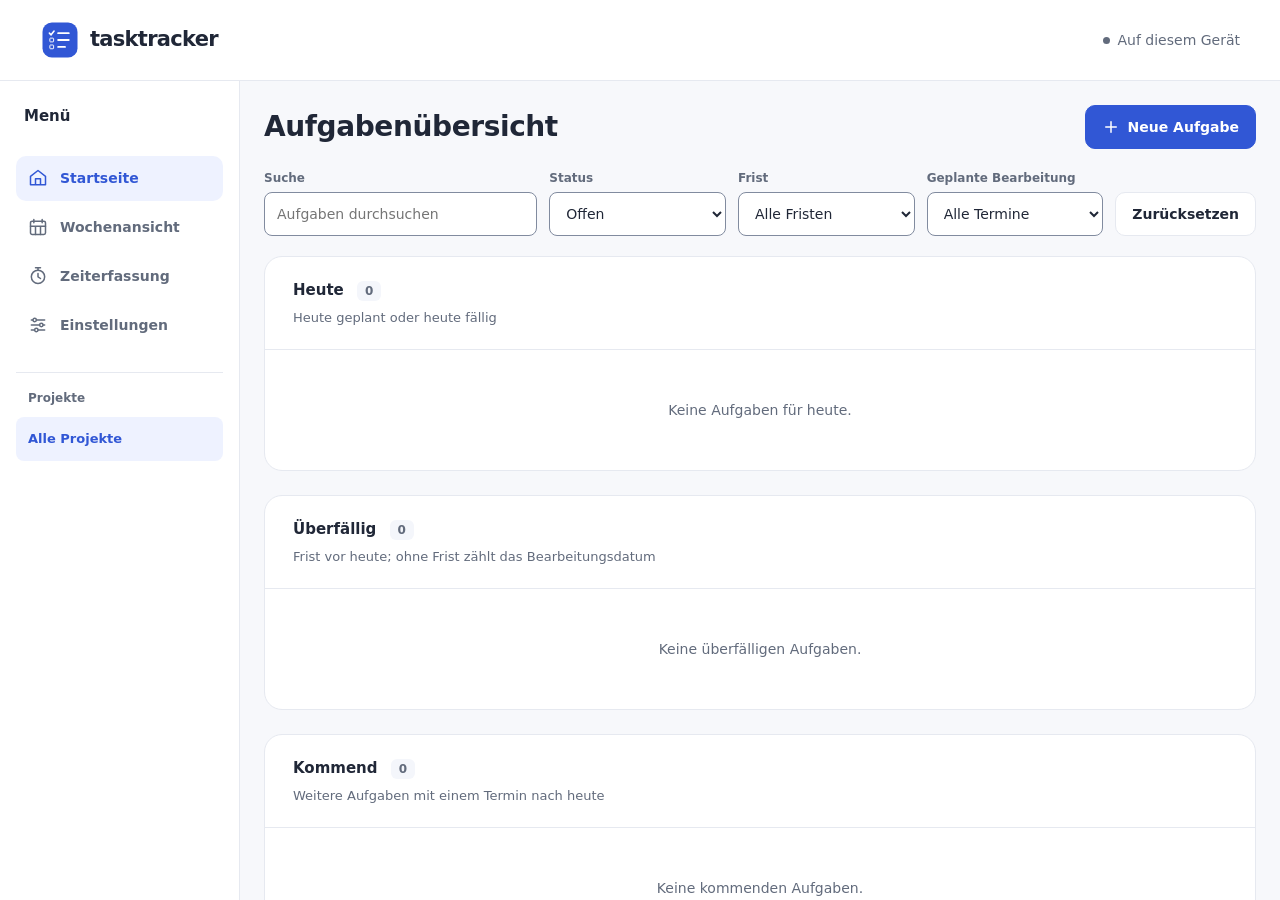
<file: index.html>
<!doctype html>
<html lang="de" data-hosting="github-pages">
  <head>
    <meta charset="utf-8">
    <meta name="viewport" content="width=device-width, initial-scale=1">
  <meta name="referrer" content="strict-origin-when-cross-origin">
    <meta name="color-scheme" content="light dark">
    <meta name="description" content="tasktracker – ein klarer Ort für deine Aufgaben.">
    <title>Startseite · tasktracker</title>
    <link rel="icon" href="apple-touch-icon.png" type="image/png">
    <link rel="apple-touch-icon" href="apple-touch-icon.png" sizes="180x180">
    <link rel="stylesheet" href="styles.css?v=task-type-revert-1">
    <script src="storage.js?v=google-drive-1" defer></script>
    <script src="drive.js?v=google-drive-start-1" defer></script>
    <script src="app.js?v=task-type-revert-1" defer></script>
  </head>
  <body>
    <header class="site-header">
      <div class="header-inner">
        <div class="header-brand">
        <button class="icon-button menu-toggle" type="button" aria-label="Menü öffnen" aria-controls="side-menu" aria-expanded="false">
          <svg viewBox="0 0 24 24" width="22" height="22" fill="none" stroke="currentColor" stroke-width="1.8" stroke-linecap="round" aria-hidden="true"><path d="M4 6h16M4 12h16M4 18h16"/></svg>
        </button>
        <a class="brand" href="index.html" aria-label="tasktracker – Startseite">
          <svg xmlns="http://www.w3.org/2000/svg" class="brand-logo" width="40" height="40" viewBox="0 0 256 256" fill="none" aria-hidden="true">
  <rect x="16" y="16" width="224" height="224" rx="60" fill="var(--accent)"/>
  <path d="M60 84L71 95L90 71" stroke="var(--on-accent)" stroke-width="10" stroke-linecap="round" stroke-linejoin="round"/>
  <path d="M116 84H184" stroke="var(--on-accent)" stroke-width="12" stroke-linecap="round"/>
  <rect x="63" y="116" width="24" height="24" rx="4" stroke="var(--on-accent)" stroke-width="6"/>
  <path d="M116 128H184" stroke="var(--on-accent)" stroke-width="12" stroke-linecap="round"/>
  <rect x="63" y="160" width="24" height="24" rx="4" stroke="var(--on-accent)" stroke-width="6"/>
  <path d="M116 172H160" stroke="var(--on-accent)" stroke-width="12" stroke-linecap="round"/>
</svg>
          <span>tasktracker</span>
        </a>
        </div>
        <button class="timer-mini" id="timer-mini" type="button" aria-controls="time-view" hidden>
          <span class="timer-mini-dot" aria-hidden="true"></span>
          <span id="timer-mini-task"></span><span id="timer-mini-clock" role="timer" aria-label="Aktuelle Timerzeit"></span>
        </button>
        <span class="sync-status" role="status">
          <span class="sync-status-dot" aria-hidden="true"></span>
          <span id="sync-status-text">Lokaler Tracker</span>
        </span>
      </div>
    </header>

    <div class="workspace">
      <dialog class="side-menu" id="side-menu" aria-labelledby="menu-title">
        <div class="menu-heading">
          <h2 id="menu-title">Menü</h2>
          <button class="icon-button menu-close" type="button" aria-label="Menü schließen">
            <svg viewBox="0 0 24 24" width="22" height="22" fill="none" stroke="currentColor" stroke-width="1.8" stroke-linecap="round" aria-hidden="true"><path d="m6 6 12 12M18 6 6 18"/></svg>
          </button>
        </div>
        <nav class="menu-content" aria-label="Hauptnavigation">
          <a class="menu-link" href="#start" data-view="home" aria-current="page">
            <svg viewBox="0 0 24 24" width="20" height="20" fill="none" stroke="currentColor" stroke-width="1.8" stroke-linecap="round" stroke-linejoin="round" aria-hidden="true"><path d="m3 10 9-7 9 7v10H3zM9 20v-7h6v7"/></svg>
            Startseite
          </a>
          <a class="menu-link" href="#woche" data-view="week">
            <svg viewBox="0 0 24 24" width="20" height="20" fill="none" stroke="currentColor" stroke-width="1.8" stroke-linecap="round" stroke-linejoin="round" aria-hidden="true"><rect x="3" y="5" width="18" height="16" rx="2"/><path d="M7 3v4M17 3v4M3 11h18M9 11v10M15 11v10"/></svg>
            Wochenansicht
          </a>
          <a class="menu-link" href="#zeiterfassung" data-view="time">
            <svg viewBox="0 0 24 24" width="20" height="20" fill="none" stroke="currentColor" stroke-width="1.8" stroke-linecap="round" stroke-linejoin="round" aria-hidden="true"><circle cx="12" cy="13" r="8"/><path d="M12 9v4l3 2M9 2h6M12 2v3"/></svg>
            Zeiterfassung
          </a>
          <a class="menu-link" href="#einstellungen" data-view="settings">
            <svg viewBox="0 0 24 24" width="20" height="20" fill="none" stroke="currentColor" stroke-width="1.8" stroke-linecap="round" stroke-linejoin="round" aria-hidden="true"><path d="M4 6h16M4 12h16M4 18h16"/><circle cx="8" cy="6" r="2" fill="var(--surface)"/><circle cx="16" cy="12" r="2" fill="var(--surface)"/><circle cx="10" cy="18" r="2" fill="var(--surface)"/></svg>
            Einstellungen
          </a>
          <section class="sidebar-projects" aria-labelledby="sidebar-projects-title">
            <h3 id="sidebar-projects-title">Projekte</h3>
            <div id="project-menu"></div>
          </section>
        </nav>
      </dialog>
    <main class="page" id="main-content">
      <section class="welcome" aria-labelledby="welcome-title">
        <h1 id="welcome-title" tabindex="-1">Aufgabenübersicht</h1>
        <button class="button button-primary" id="new-task" type="button" disabled>
          <svg class="new-task-icon" viewBox="0 0 24 24" width="18" height="18" fill="none" stroke="currentColor" stroke-width="2" stroke-linecap="round" aria-hidden="true"><path d="M12 5v14M5 12h14"/></svg><span class="new-task-label">Neue Aufgabe</span>
        </button>
      </section>

      <section class="file-notice" aria-label="Dateistatus">
        <p id="tracker-draft-notice" hidden>Bearbeitung pausiert: Ein ungespeicherter Entwurf liegt vor. <button class="button" id="notice-restore-draft" type="button">Entwurf wiederherstellen und weiterbearbeiten</button> Oder in den <a href="#einstellungen">Einstellungen</a> die gespeicherte Datei weiterverwenden.</p>
        <p id="file-error" class="form-error" role="alert" hidden></p>
        <div class="completion-feedback" id="completion-feedback" hidden>
          <span id="completion-message" role="status"></span>
          <button class="button" id="undo-completion" type="button">Rückgängig</button>
        </div>
      </section>

      <section class="settings-view" id="settings-view" aria-label="Einstellungen" hidden>
        <section class="settings-card" aria-labelledby="drive-title">
          <h2 id="drive-title">Google Drive</h2>
          <p id="drive-status" role="status">Trackerdateien ohne Pi und VPN synchronisieren.</p>
          <details id="drive-setup"><summary>Google-Anbindung einrichten</summary>
            <p class="settings-hint">Einmalige Einrichtung für diese Website: <a href="DRIVE-EINRICHTUNG.md" target="_blank" rel="noopener">Anleitung öffnen</a>. Die Verbindung dieses Chats gilt nicht automatisch für die Website.</p>
            <form id="drive-config-form" class="drive-form">
              <label>OAuth-Client-ID<input id="drive-client-id" type="text" required autocomplete="off" spellcheck="false" placeholder="…apps.googleusercontent.com"></label>
              <label>Öffentlicher API-Key für die Dateiauswahl<input id="drive-api-key" type="text" required autocomplete="off" spellcheck="false" placeholder="AIza…"></label>
              <button class="button" type="submit">Einrichtung speichern</button>
            </form>
          </details>
          <div class="file-actions">
            <button class="button button-primary" id="drive-login" type="button" hidden>Google-Anmeldung laden</button>
            <button class="button" id="drive-disconnect" type="button" hidden>Auf diesem Gerät trennen</button>
          </div>
          <div id="drive-files" hidden>
            <label for="drive-file-list">Freigegebene Trackerdateien</label>
            <select id="drive-file-list"><option value="">Bitte auswählen</option></select>
            <div class="file-actions">
              <button class="button" id="drive-open" type="button">Ausgewählte Datei öffnen</button>
              <button class="button" id="drive-pick" type="button">Andere Drive-Datei auswählen</button>
              <button class="button" id="drive-refresh" type="button">Dateiliste aktualisieren</button>
              <button class="button" id="drive-sync" type="button" hidden>Jetzt synchronisieren</button>
            </div>
            <details id="drive-create-details"><summary>Aktuellen Tracker als neue Drive-Datei speichern</summary>
              <label for="drive-new-name">Dateiname</label><input id="drive-new-name" type="text" value="Tracker.json" maxlength="200">
              <button class="button" id="drive-create" type="button">Neue Drive-Datei erstellen</button>
            </details>
          </div>
          <p class="settings-hint">Die gewählte Datei bleibt eine normale JSON-Datei in deinem Drive. Änderungen werden auf geöffneten Geräten automatisch abgeglichen. Bei abgelaufener Google-Anmeldung bleibt dein Arbeitsstand hier gesichert; über „Google-Verbindung erneuern“ setzt du den Abgleich fort.</p>
          <p class="form-error" id="drive-error" role="alert" hidden></p>
        </section>
        <section class="settings-card" aria-labelledby="settings-files-title">
          <h2 id="settings-files-title">Dateien &amp; Speicherung</h2>
          <p id="settings-storage-status" role="status">Browseraufgaben · lokal gespeichert</p>
          <p id="storage-explanation">Öffne eine Trackerdatei, speichere deine Änderungen oder erstelle eine Kopie.</p>
          <p id="storage-capabilities" class="settings-hint"></p>
          <div id="tracker-folder-controls">
          <p id="tracker-folder-status" class="settings-hint">Kein Ordner für Trackerdateien ausgewählt.</p>
          <div class="tracker-folder-actions">
            <button class="button" id="choose-tracker-folder" type="button" disabled>Ordner für Trackerdateien auswählen</button>
            <button class="button" id="refresh-tracker-folder" type="button" hidden>Ordner aktualisieren</button>
          </div>
          <section id="tracker-folder-files" aria-labelledby="tracker-files-title" hidden>
            <h3 id="tracker-files-title">Trackerdateien im Ordner</h3>
            <p id="tracker-files-status" class="settings-hint" role="status"></p>
            <ul id="tracker-file-list"></ul>
          </section>
          </div>
        <div class="file-actions">
          <button class="button" id="enable-file-autosave" type="button" hidden>Automatisches Speichern aktivieren</button>
          <button class="button" id="reopen-tracker" type="button" hidden>Letzte Trackerdatei öffnen</button>
          <button class="button" id="open-tracker" type="button" disabled>Trackerdatei öffnen</button>
          <button class="button" id="save-tracker" type="button" disabled>Datei speichern</button>
          <button class="button" id="copy-tracker" type="button" disabled>Kopie speichern</button>
          <button class="button" id="browser-tasks" type="button" hidden>Browseraufgaben anzeigen</button>
          <button class="button" id="restore-file-draft" type="button" hidden>Dateientwurf wiederherstellen</button>
          <input id="tracker-file-input" type="file" accept=".json,application/json" hidden>
        </div>
          <p id="file-save-hint" class="settings-hint">Mit Schreibzugriff werden Änderungen automatisch in die verbundene Trackerdatei gespeichert. Browseraufgaben bleiben getrennt von Trackerdateien.</p>
          <button class="button" id="persist-storage" type="button" hidden>Gerätespeicher dauerhaft anfordern</button>
          <p id="persistent-storage-status" class="settings-hint" role="status"></p>
        </section>
        <section class="settings-card" aria-labelledby="settings-trash-title">
          <h2 id="settings-trash-title">Papierkorb</h2>
          <p>Gelöschte Aufgaben ansehen, wiederherstellen oder endgültig löschen.</p>
          <a class="button" href="#papierkorb">Papierkorb öffnen</a>
        </section>
        <section class="settings-card" aria-labelledby="settings-themes-title">
          <h2 id="settings-themes-title">Farbthemes</h2>
          <fieldset class="theme-picker"><legend>Theme auswählen</legend><div class="theme-choices">
              <label class="theme-choice" data-theme-choice="blue"><span class="theme-preview" aria-hidden="true"></span><input type="radio" name="color-theme" value="blue" checked><span>Blau</span></label>
              <label class="theme-choice" data-theme-choice="green"><span class="theme-preview" aria-hidden="true"></span><input type="radio" name="color-theme" value="green" ><span>Grün</span></label>
              <label class="theme-choice" data-theme-choice="purple"><span class="theme-preview" aria-hidden="true"></span><input type="radio" name="color-theme" value="purple" ><span>Violett</span></label>
              <label class="theme-choice" data-theme-choice="sand"><span class="theme-preview" aria-hidden="true"></span><input type="radio" name="color-theme" value="sand" ><span>Sand</span></label>
              <label class="theme-choice" data-theme-choice="dark"><span class="theme-preview" aria-hidden="true"></span><input type="radio" name="color-theme" value="dark" ><span>Dunkel</span></label>
              <label class="theme-choice" data-theme-choice="system"><span class="theme-preview" aria-hidden="true"></span><input type="radio" name="color-theme" value="system"><span>Systemeinstellung</span></label>
          </div></fieldset>
          <p class="settings-hint">Die Auswahl wird sofort angewendet und für diesen Browser gespeichert. „Systemeinstellung“ folgt automatisch dem hellen oder dunklen Erscheinungsbild deines Geräts.</p>
          <p id="theme-status" role="status" class="settings-hint"></p>
        </section>
        <section class="settings-card" aria-labelledby="settings-sync-title">
          <h2 id="settings-sync-title">Synchronisierung</h2>
          <p id="github-hosting-note" class="settings-hint" hidden>Google Drive ist die vorgesehene geräteübergreifende Speicherung. Ein bisheriger Pi-Tracker kann hier bei Bedarf einmalig geöffnet und anschließend oben als neue Drive-Datei gespeichert werden.</p>
          <details id="pi-legacy"><summary>Bisherige Pi-Verbindung</summary><div id="pi-sync-controls">
          <p>Geräte mit dem Freigabeschlüssel können den gemeinsamen Tracker auf dem Pi laden und bearbeiten.</p>
          <label for="pi-address">HTTPS-Adresse deines Pi</label>
          <input id="pi-address" type="url" placeholder="https://homeserver.fritz.box" autocomplete="off" autocapitalize="off" spellcheck="false">
          <label for="pi-key">Freigabeschlüssel</label>
          <input id="pi-key" type="password" autocomplete="off" autocapitalize="off" spellcheck="false" maxlength="64">
          <div class="file-actions">
            <button class="button" id="pi-open" type="button" disabled>Pi-Tracker laden</button>
            <button class="button" id="pi-initialize" type="button" disabled>Aktuellen Stand als Erstkopie auf den Pi laden</button>
            <button class="button button-primary" id="pi-save" type="button" hidden>Auf Pi speichern</button>
          </div>
          <p class="settings-hint">Bei bestehendem Tracker „Pi-Tracker laden“ wählen. Änderungen werden automatisch zum Pi übertragen und auf geöffneten Geräten angezeigt. Nur wenn auf dem Pi noch keine Datei liegt, kannst du deinen aktuellen Stand als Erstkopie hochladen.</p>
          <p id="pi-connection-status" class="settings-hint" role="status"></p>
          <p class="settings-hint">Für GitHub-Zugriff den Pi-Dienst einmal mit „Pi-Sync-updaten.cmd“ aktualisieren. Der Browser muss dem HTTPS-Zertifikat des Pi vertrauen; falls er nach lokalem Netzwerkzugriff fragt, diesen für die Tracker-Website erlauben.</p>
          </div></details>
        </section>
      </section>
      <section class="time-panel" id="time-view" hidden aria-labelledby="time-title">
        <h2 id="time-title" class="time-heading">Zeiterfassung</h2>
        <div class="time-content">
          <div class="time-settings">
            <label>Aufgabe<select id="time-task"><option value="">Ohne Aufgabe</option></select></label>
            <label>Modus<select id="time-mode"><option value="standard">Standard-Timer</option><option value="pomodoro">Pomodoro</option></select></label>
          </div>
          <div class="time-display"><div><span id="time-phase">Standard-Timer</span><output id="time-clock" role="timer" aria-label="Timer">00:00:00</output></div>
            <div class="time-actions"><button class="button button-primary" id="time-toggle" type="button">Starten</button><button class="button" id="time-stop" type="button">Beenden</button></div>
          </div>
        <button class="timer-visibility" id="timer-visibility" type="button" aria-controls="timer-mini" aria-expanded="false">Timer einblenden</button>
          <details class="time-details">
            <summary>Details &amp; Zeitprotokoll</summary>
          <p id="time-status" role="status">Wähle eine Aufgabe aus.</p>
          <p class="time-help">Standard: zählt aufwärts. Pomodoro: 25 Minuten Fokus, 5 Minuten Pause; nach vier Fokusphasen 15 Minuten Pause. Jede Phase wird von dir gestartet. Nur Arbeitszeit zählt. Beenden setzt die Sitzung zurück; erfasste Zeiten bleiben erhalten.</p>
          <p id="time-total">Erfasste Arbeitszeit: 00:00:00</p>
          <ul id="time-history" aria-label="Zeiteinträge"></ul>
          </details>
          <p id="time-error" class="form-error" role="alert" hidden></p>
        </div>
      </section>
      <section class="filters" aria-label="Aufgaben filtern">
        <form id="task-filters" class="filter-bar" role="search">
          <label class="filter-search" for="filter-search">Suche
            <input id="filter-search" name="search" type="search" placeholder="Aufgaben durchsuchen" autocomplete="off">
          </label>
          <button class="button filter-toggle" id="filter-toggle" type="button" aria-expanded="false" aria-controls="filter-options">Filter</button>
          <div class="filter-options" id="filter-options">
          <label for="filter-status">Status
            <select id="filter-status" name="status">
              <option value="open">Offen</option>
              <option value="done">Erledigt</option>
              <option value="all">Alle Aufgaben</option>
            </select>
          </label>
          <label for="filter-due">Frist
            <select id="filter-due" name="due">
              <option value="all">Alle Fristen</option>
              <option value="past">Überfällig</option>
              <option value="today">Heute</option>
              <option value="week">Nächste 7 Tage inkl. heute</option>
            </select>
          </label>
          <label for="filter-planned">Geplante Bearbeitung
            <select id="filter-planned" name="planned">
              <option value="all">Alle Termine</option>
              <option value="none">Ohne Bearbeitungsdatum</option>
              <option value="past">Vor heute</option>
              <option value="today">Heute</option>
              <option value="week">Nächste 7 Tage inkl. heute</option>
            </select>
          </label>
          <button class="button" id="reset-filters" type="button">Zurücksetzen</button>
          </div>
        </form>
        <p class="filter-summary" id="filter-summary" role="status"></p>
        <p class="filter-summary" id="project-filter-status" hidden></p>
      </section>

      <section class="overview task-section" aria-labelledby="today-title">
        <div class="section-heading">
          <div>
            <h2 id="today-title">Heute <span class="task-count" id="today-count">0</span></h2>
            <p class="section-description">Heute geplant oder heute fällig</p>
          </div>
        </div>
        <ul class="task-list" id="today-list" aria-labelledby="today-title" hidden></ul>
        <div class="empty-state" id="today-empty">
          <p>Keine Aufgaben für heute.</p>
        </div>
      </section>

      <section class="overview task-section" aria-labelledby="overdue-title">
        <div class="section-heading">
          <div>
            <h2 id="overdue-title">Überfällig <span class="task-count" id="overdue-count">0</span></h2>
            <p class="section-description">Frist vor heute; ohne Frist zählt das Bearbeitungsdatum</p>
          </div>
        </div>
        <ul class="task-list" id="overdue-list" aria-labelledby="overdue-title" hidden></ul>
        <div class="empty-state" id="overdue-empty">
          <p>Keine überfälligen Aufgaben.</p>
        </div>
      </section>

      <section class="overview task-section" aria-labelledby="upcoming-title">
        <div class="section-heading">
          <div>
            <h2 id="upcoming-title">Kommend <span class="task-count" id="upcoming-count">0</span></h2>
            <p class="section-description">Weitere Aufgaben mit einem Termin nach heute</p>
          </div>
        </div>
        <ul class="task-list" id="upcoming-list" aria-labelledby="upcoming-title" hidden></ul>
        <div class="empty-state" id="upcoming-empty">
          <p>Keine kommenden Aufgaben.</p>
        </div>
      </section>
      <section class="overview task-section" aria-labelledby="undated-title">
        <div class="section-heading"><h2 id="undated-title">Ohne Termin <span class="task-count" id="undated-count">0</span></h2></div>
        <ul class="task-list" id="undated-list" aria-labelledby="undated-title" hidden></ul>
        <div class="empty-state" id="undated-empty"><p>Keine Aufgaben ohne Termin.</p></div>
      </section>
      <section class="overview" id="completed-section" aria-labelledby="completed-title" hidden>
        <div class="section-heading"><div><h2 id="completed-title">Erledigt <span class="task-count" id="completed-count">0</span></h2><p class="section-description">Neueste Abschlüsse zuerst · Ältere Aufgaben ohne Abschlussdatum bleiben erhalten.</p></div></div>
        <ul class="task-list" id="completed-list" aria-labelledby="completed-title"></ul>
        <div class="empty-state" id="completed-empty"><p>Noch keine erledigten Aufgaben.</p></div>
      </section>
      <section class="overview" id="trash-view" aria-labelledby="trash-title" hidden>
        <div class="section-heading"><div><h2 id="trash-title">Papierkorb <span class="task-count" id="trash-count">0</span></h2><p class="section-description">Aufgaben bleiben hier, bis du sie wiederherstellst oder endgültig löschst. Es gibt keine automatische Löschung.</p></div></div>
        <p class="trash-feedback" id="trash-feedback" role="status"></p>
        <ul class="task-list" id="trash-list" aria-labelledby="trash-title"></ul>
        <div class="empty-state" id="trash-empty"><p>Der Papierkorb ist leer.</p></div>
      </section>
      <section class="week-view" id="week-view" aria-label="Aufgaben nach Woche und Projekt" hidden>
        <div class="week-toolbar">
          <div class="week-navigation">
            <button class="icon-button" id="previous-week" type="button" aria-label="Vorheriger Zeitraum">←</button>
            <h2 id="week-range" aria-live="polite"></h2>
            <button class="icon-button" id="next-week" type="button" aria-label="Nächster Zeitraum">→</button>
            <button class="button" id="week-density" type="button" aria-pressed="false" aria-controls="week-board">Details</button>
          </div>
          <div class="week-options">
            <label for="week-count">Anzeigen</label>
            <select id="week-count">
              <option value="1">1 Woche</option>
              <option value="4" selected>4 Wochen</option>
              <option value="6">6 Wochen</option>
              <option value="8">8 Wochen</option>
              <option value="semester">Semester</option>
            </select>
            <button class="button" id="edit-semester" type="button">Semester einstellen</button>
            <button class="button" id="current-week" type="button" aria-label="Ab dieser Woche"><span class="current-week-full">Ab dieser Woche</span><span class="current-week-short" aria-hidden="true">Heute</span></button>
          </div>
        </div>
        <p class="week-note" id="semester-note" hidden></p>
        <p class="week-note">Montag bis Sonntag · Aufgaben bleiben in der Woche ihres Bearbeitungsdatums oder, ohne Bearbeitungsdatum, ihrer Frist. Das gilt auch für überfällige und erledigte Aufgaben.</p>
        <div class="week-sticky-header" id="week-sticky-header" aria-hidden="true"><div class="week-sticky-viewport" hidden></div></div>
        <div class="week-board" id="week-board" tabindex="0" role="region" aria-label="Projektspalten – seitlich scrollbar"></div>
        <p class="week-empty" id="week-empty" role="status">Aufgaben werden geladen …</p>
      </section>
    </main>
    </div>

    <dialog class="task-dialog" id="switch-data-dialog" aria-labelledby="switch-data-title" aria-describedby="switch-data-description">
      <form method="dialog">
        <h2 id="switch-data-title">Datenstand wechseln?</h2>
        <p id="switch-data-description">Es gibt einen ungespeicherten Dateientwurf. Beim Wechseln werden seine Änderungen und die Entwurfssicherung verworfen. Die bisherige Trackerdatei bleibt unverändert.</p>
        <div class="dialog-actions">
          <button class="button" value="cancel" autofocus>Abbrechen</button>
          <button class="button button-primary" value="discard">Ohne Speichern wechseln</button>
        </div>
      </form>
    </dialog>
    <dialog class="task-dialog" id="semester-dialog" aria-labelledby="semester-title">
      <form id="semester-form">
        <div class="dialog-heading"><h2 id="semester-title">Semester einrichten</h2></div>
        <p class="storage-note" id="semester-storage-note">Semesterstart, Dauer und Pausen werden mit deinem aktuellen Tracker gespeichert.</p>
        <label for="semester-type">Semester</label>
        <select id="semester-type"><option value="winter">Wintersemester</option><option value="summer">Sommersemester</option></select>
        <label for="semester-start">Semesterstart</label>
        <input id="semester-start" type="date" min="1900-01-01" max="9997-12-31" required>
        <label for="semester-length">Semesterwochen ohne Pausen</label>
        <input id="semester-length" type="number" min="1" max="52" required>
        <h3>Semesterpausen</h3>
        <p class="storage-note">Pausen gelten für alle berührten Kalenderwochen. Die Zählung beginnt in der Kalenderwoche des Semesterstarts.</p>
        <div id="semester-pauses"></div>
        <button class="button" id="add-semester-pause" type="button">Pause hinzufügen</button>
        <p class="form-error" id="semester-error" role="alert" hidden></p>
        <div class="dialog-actions"><button class="button" id="cancel-semester" type="button">Abbrechen</button><button class="button button-primary" type="submit">Speichern</button></div>
      </form>
    </dialog>
    <dialog class="task-dialog task-options-dialog" id="task-options" aria-labelledby="task-options-title">
      <form id="task-options-form" class="editor-layout">
        <div class="dialog-heading"><h2 id="task-options-title">Aufgabenoptionen</h2><button class="icon-button" id="options-close" type="button" aria-label="Schließen">×</button></div>
        <div class="editor-content">
          <div class="editor-draft" id="options-editor-draft" hidden></div>
          <section class="editor-section editor-summary" aria-label="Titel und Termine">
            <label for="options-title">Titel</label><input id="options-title" required maxlength="300">
            <div class="options-dates">
              <div><label for="options-planned">Bearbeitung <span class="optional-label">(optional)</span></label><input id="options-planned" type="date" min="0001-01-01" max="9999-12-31"></div>
              <div><label for="options-due">Frist <span class="optional-label">(optional)</span></label><input id="options-due" type="date" min="0001-01-01" max="9999-12-31"></div>
            </div>
          </section>
          <section class="editor-section editor-work" aria-label="Notizen und Unteraufgaben">
            <div class="editor-notes"><label for="options-notes">Notizen</label><textarea id="options-notes" rows="4" maxlength="100000" placeholder="Notizen zu dieser Aufgabe …"></textarea></div>
            <section aria-labelledby="options-subtasks-title">
              <div class="options-subtasks-heading"><h3 id="options-subtasks-title">Unteraufgaben</h3><button class="button" id="options-add-subtask" type="button">＋ Unteraufgabe</button></div>
              <ul id="options-subtasks"></ul><div id="options-progress-preview"></div>
            </section>
          </section>
          <section class="editor-section editor-meta" aria-label="Aufgabenangaben">
            <div><label for="options-type">Aufgabentyp</label><select id="options-type"><option value="task">Aufgabe</option><option value="lecture">Vorlesung</option><option value="tutorial">Tutorium</option></select></div>
            <div><label for="options-status">Status</label><select id="options-status"><option value="open">Offen</option><option value="done">Erledigt</option></select></div>
            <div class="editor-project"><label for="options-project">Projekt</label><select id="options-project"></select>
              <div id="options-new-project-row" hidden><label for="options-new-project">Name des neuen Projekts</label><input id="options-new-project" maxlength="100" autocomplete="off" disabled></div>
            </div>
          </section>
          <details class="editor-section editor-more" id="options-more">
            <summary>Weitere Optionen</summary>
            <div id="options-repeat-controls"></div>
            <div class="options-dates"><div><label for="options-progress-mode">Fortschritt berechnen</label><select id="options-progress-mode"><option value="checklist">Aus Unteraufgaben</option><option value="manual">Manuell in Prozent</option></select></div><div><label for="options-progress">Fortschritt (%)</label><input id="options-progress" type="number" min="0" max="100" step="any" required></div></div>
            <p class="storage-note">100 % Fortschritt ändert den Aufgabenstatus nicht automatisch. Beim Abschließen wird ein laufender Timer angehalten.</p>
          </details>
        </div><div class="editor-footer">        <p class="storage-note" id="options-storage-note"></p><p class="form-error" id="options-error" role="alert" hidden></p>
        <div class="dialog-actions"><button class="button" id="options-delete" type="button">In den Papierkorb</button><button class="button" id="options-timer" type="button">Zeiterfassung</button><button class="button" id="options-cancel" type="button">Abbrechen</button><button class="button button-primary" id="options-save" type="submit">Speichern</button></div>
</div>
      </form>
    </dialog>
    <dialog class="task-dialog sync-conflicts" id="sync-conflicts" aria-labelledby="sync-conflicts-title">
      <form id="sync-conflicts-form">
        <h2 id="sync-conflicts-title">Änderungen zusammenführen</h2>
        <p id="sync-conflicts-description">Diese Angaben wurden auf beiden Geräten geändert. Wähle für jeden Konflikt die gewünschte Fassung. Alle unabhängigen Änderungen bleiben erhalten.</p>
        <div id="sync-conflicts-list"></div>
        <p id="sync-conflicts-error" class="form-error" role="alert" hidden></p>
        <p class="storage-note">Bei Abbrechen bleibt dein Arbeitsstand gesichert. Du kannst die Klärung in den Synchronisierungseinstellungen erneut starten.</p>
        <div class="dialog-actions"><button class="button" id="sync-conflicts-cancel" type="button">Später klären</button><button class="button button-primary" type="submit">Auswahl übernehmen</button></div>
      </form>
    </dialog>
    <dialog class="task-dialog" id="editor-close-dialog" aria-labelledby="editor-close-title"><h2 id="editor-close-title">Ungespeicherte Eingaben</h2><p>Deine Änderungen wurden noch nicht in die Aufgabe übernommen.</p><div class="dialog-actions"><button class="button" id="editor-discard" type="button">Verwerfen</button><button class="button" id="editor-keep" type="button">Entwurf behalten & schließen</button><button class="button button-primary" id="editor-continue" type="button" autofocus>Weiterbearbeiten</button></div></dialog>
    <dialog class="task-dialog" id="task-dialog" aria-labelledby="task-dialog-title">
      <form id="task-form"><div class="editor-draft" id="task-editor-draft" hidden></div>
        <div class="dialog-heading">
          <h2 id="task-dialog-title">Neue Aufgabe</h2>
          <button class="icon-button" id="close-task" type="button" aria-label="Schließen">×</button>
        </div>
        <label for="task-title">Titel</label>
        <input id="task-title" name="title" type="text" maxlength="300" required autofocus autocomplete="off">
        <label for="task-type">Aufgabentyp</label><select id="task-type"><option value="task">Aufgabe</option><option value="lecture">Vorlesung</option><option value="tutorial">Tutorium</option></select>
        <label for="task-project">Projekt <span class="optional-label">(optional)</span></label>
        <select id="task-project" name="project"><option value="">Ohne Projekt</option><option value="new">Neues Projekt …</option></select>
        <div id="task-new-project-row" hidden>
          <label for="task-new-project">Name des neuen Projekts</label>
          <input id="task-new-project" maxlength="100" autocomplete="off" disabled>
        </div>
        <label for="task-planned">Geplantes Bearbeitungsdatum <span class="optional-label">(optional)</span></label>
        <input id="task-planned" name="plannedDate" type="date" min="0001-01-01" max="9999-12-31">
        <label for="task-due">Frist <span class="optional-label">(optional)</span></label>
        <input id="task-due" name="dueDate" type="date" min="0001-01-01" max="9999-12-31">
        <div id="task-repeat-controls"></div>
        <p class="storage-note" id="task-storage-note">Wird automatisch auf diesem Gerät gespeichert.</p>
        <p class="form-error" id="task-error" role="alert" hidden></p>
        <div class="dialog-actions">
          <button class="button" id="cancel-task" type="button">Abbrechen</button>
          <button class="button button-primary" id="save-task" type="submit">Aufgabe erstellen</button>
        </div>
      </form>
    </dialog>
  </body>
</html>
</file>
<file: styles.css>
:root {
  color-scheme: var(--theme-scheme);
  font-family: "Segoe UI", system-ui, -apple-system, BlinkMacSystemFont, sans-serif;
  color: var(--text);
  background: var(--canvas);
  font-synthesis: none;
  line-height: 1.5;
  --theme-scheme: light;
  --accent: #3157d5;
  --accent-soft: #eef2ff;
  --on-accent: #fff;
  --canvas: #f7f8fb;
  --surface: #fff;
  --surface-soft: #f4f6fb;
  --surface-alt: #eff1f5;
  --hover: #edf0f6;
  --text: #202737;
  --muted: #626b7c;
  --border: #e6e9f0;
  --control-border: #818b9f;
  --danger: #a63636;
  --danger-bg: #fff0ee;
}

* { box-sizing: border-box; }
body {
  margin: 0;
  min-width: 280px;
  height: 100vh;
  height: 100dvh;
  display: flex;
  flex-direction: column;
  overflow: hidden;
}
img { display: block; max-width: 100%; }

.site-header {
  flex: 0 0 auto;
  background: var(--surface);
  border-bottom: 1px solid var(--border);
}

.header-inner {
  min-height: 80px;
  margin-inline: auto;
  padding: 16px 40px;
  display: flex;
  align-items: center;
  justify-content: space-between;
  flex-wrap: wrap;
  gap: 24px;
}

.brand {
  display: inline-flex;
  align-items: center;
  gap: 10px;
  color: inherit;
  text-decoration: none;
  font-size: 21px;
  font-weight: 650;
  letter-spacing: -.7px;
  border-radius: 8px;
}

.brand:focus-visible {
  outline: 3px solid var(--accent);
  outline-offset: 6px;
}

.sync-status {
  display: inline-flex;
  align-items: center;
  gap: 8px;
  color: var(--muted);
  font-size: 14px;
}

.sync-status-dot {
  width: 7px;
  height: 7px;
  flex: 0 0 7px;
  border-radius: 50%;
  background: var(--muted);
}

.page {
  --page-inset-top: 24px;
  min-width: 0;
  min-height: 0;
  overflow-y: auto;
  overscroll-behavior-y: contain;
  padding: 24px 24px 40px;
}

.page > section { margin-inline: auto; }
.header-brand { display: flex; align-items: center; gap: 12px; }
.workspace { flex: 1; min-height: 0; display: grid; grid-template-columns: 240px minmax(0, 1fr); }
.icon-button {
  width: 44px;
  height: 44px;
  flex: 0 0 44px;
  display: inline-flex;
  align-items: center;
  justify-content: center;
  padding: 0;
  border: 1px solid var(--border);
  border-radius: 10px;
  background: var(--surface);
  color: inherit;
  cursor: pointer;
}
.icon-button:hover { background: var(--hover); }
.icon-button:focus-visible, .menu-link:focus-visible { outline: 3px solid var(--accent); outline-offset: 3px; }
.menu-toggle, .menu-close { display: none; }
.side-menu {
  position: static;
  width: 100%;
  height: 100%;
  max-width: none;
  max-height: none;
  min-height: 0;
  margin: 0;
  padding: 0;
  border: 0;
  border-right: 1px solid var(--border);
  background: var(--surface);
  color: inherit;
  overflow: hidden;
}
.side-menu[open] { display: flex; flex-direction: column; }
.menu-heading { display: flex; align-items: center; justify-content: space-between; flex: 0 0 auto; padding: 24px; gap: 16px; }
.menu-content { flex: 1; min-height: 0; overflow-y: auto; overscroll-behavior-y: contain; padding: 4px 16px 24px; }
.menu-link { display: flex; align-items: center; gap: 12px; padding: 12px; border-radius: 10px; text-decoration: none; color: var(--muted); font-size: 14px; font-weight: 600; }
.menu-link + .menu-link { margin-top: 4px; }
.menu-link:hover { background: var(--hover); }
.menu-link[aria-current="page"] { color: var(--accent); background: var(--accent-soft); }
.sidebar-projects { margin-top: 24px; padding-top: 16px; border-top: 1px solid var(--border); }
.sidebar-projects h3 { margin: 0 12px 10px; color: var(--muted); font-size: 12px; font-weight: 600; }
.project-menu-button { display: block; width: 100%; min-height: 44px; margin: 2px 0; padding: 10px 12px; border: 0; border-radius: 8px; background: transparent; color: inherit; text-align: left; font: inherit; font-size: 13px; line-height: 1.5; overflow-wrap: anywhere; cursor: pointer; }
.project-menu-button:hover { background: var(--hover); }
.project-menu-button[aria-pressed="true"] { background: var(--accent-soft); color: var(--accent); font-weight: 600; }
.project-menu-button:focus-visible { outline: 3px solid var(--accent); outline-offset: -3px; }
.project-menu-row { display: flex; align-items: stretch; position: relative; border-radius: 8px; }
.project-menu-row .project-menu-button { flex: 1; width: auto; min-width: 0; padding-inline-start: 4px; }
.project-drag-handle { flex: 0 0 28px; min-height: 44px; padding: 0; border: 0; border-radius: 6px; background: transparent; color: var(--muted); font-size: 22px; cursor: grab; touch-action: none; user-select: none; }
.project-drag-handle:hover { background: var(--hover); color: var(--accent); }
.project-drag-handle:focus-visible { outline: 2px solid var(--accent); outline-offset: -2px; }
.project-menu-row.is-dragging { opacity: .5; }
.project-menu-row.project-drop-before { box-shadow: 0 -3px 0 var(--accent); }
.project-menu-row.project-drop-after { box-shadow: 0 3px 0 var(--accent); }
.file-actions { display: grid; grid-template-columns: repeat(2, minmax(0, 1fr)); gap: 10px; margin: 20px 0; max-width: 600px; }
.file-actions .button { width: 100%; justify-content: flex-start; font-size: 13px; }
.file-notice { margin-bottom: 16px; font-size: 12px; color: var(--muted); overflow-wrap: anywhere; }
.file-notice p { margin: 4px 0; }

@media (width < 1000px) {
  .workspace { grid-template-columns: minmax(0, 1fr); }
  .menu-toggle, .menu-close { display: inline-flex; }
  .side-menu {
    position: fixed;
    inset: 0 auto 0 0;
    width: min(300px, calc(100% - 48px));
    height: 100%;
    height: 100dvh;
    box-shadow: 12px 0 40px #20273718;
  }
  .side-menu::backdrop { background: #20273766; }
  body:has(.side-menu:modal) .page { overflow: hidden; }
}

.welcome { margin-bottom: 20px; display: flex; align-items: center; justify-content: space-between; flex-wrap: wrap; gap: 12px 20px; }
.filters { margin-bottom: 20px; }
.filter-bar { display: flex; align-items: flex-end; flex-wrap: wrap; gap: 12px; }
.filter-options { display: contents; }
.filter-bar .filter-toggle { display: none; }
.filter-bar label { display: flex; flex: 1 1 140px; flex-direction: column; gap: 5px; min-width: 0; font-size: 12px; font-weight: 600; color: var(--muted); }
.filter-bar .filter-search { flex: 2 1 200px; }
.filter-bar input, .filter-bar select { width: 100%; min-width: 0; min-height: 44px; padding: 10px 12px; border: 1px solid var(--control-border); border-radius: 8px; background: var(--surface); color: var(--text); font: inherit; font-size: 14px; font-weight: 400; }
.filter-bar input:focus-visible, .filter-bar select:focus-visible { outline: 3px solid var(--accent); outline-offset: 3px; }
.filter-summary { margin: 8px 0 0; color: var(--muted); font-size: 12px; }
.filter-summary:empty { display: none; }
.button {
  display: inline-flex; align-items: center; justify-content: center; gap: 8px;
  min-height: 44px; padding: 10px 16px; border: 1px solid var(--border);
  border-radius: 10px; background: var(--surface); color: inherit; font: inherit;
  font-size: 14px; font-weight: 600; cursor: pointer;
}
.button-primary { background: var(--accent); border-color: var(--accent); color: var(--on-accent); }
.button:hover { filter: brightness(.96); }
.button:focus-visible, .task-dialog input:focus-visible { outline: 3px solid var(--accent); outline-offset: 3px; }
.button:disabled { opacity: .6; cursor: wait; }
#new-task { margin-left: auto; align-items: center; justify-content: center; text-align: center; }
#new-task .new-task-icon { display: block; flex-shrink: 0; }
#new-task .new-task-label { display: block; line-height: 20px; }
.task-dialog { width: min(460px, calc(100% - 32px)); max-height: calc(100dvh - 32px); margin: auto; padding: 24px; border: 1px solid var(--border); border-radius: 18px; color: inherit; background: var(--surface); overflow-y: auto; }
#task-dialog { overflow-x: hidden; }
#task-form input { max-inline-size: 100%; }
#task-form input[type="date"]::-webkit-date-and-time-value { min-inline-size: 0; text-align: start; }
@media (max-width: 440px) {
  #task-dialog { padding: 16px; }
  #task-form input[type="date"] { -webkit-appearance: none; appearance: none; }
}
.task-dialog::backdrop { background: #20273766; }
.dialog-heading { display: flex; align-items: center; justify-content: space-between; gap: 16px; margin-bottom: 20px; }
.dialog-heading h2 { font-size: 20px; }
.dialog-heading .icon-button { font-size: 26px; }
.task-dialog label { display: block; margin: 16px 0 6px; font-size: 14px; font-weight: 600; }
.optional-label { font-weight: 400; color: var(--muted); }
.task-dialog input, .task-dialog select { display: block; width: 100%; min-width: 0; max-width: 100%; min-height: 44px; padding: 10px 12px; border: 1px solid var(--control-border); border-radius: 8px; font: inherit; background: var(--surface); color: inherit; }
.task-dialog select:focus-visible { outline: 3px solid var(--accent); outline-offset: 3px; }
.storage-note { color: var(--muted); font-size: 12px; margin: 16px 0; }
.form-error { font-size: 14px; color: var(--danger); }
#options-delete { color: var(--danger); margin-right: auto; }
.dialog-actions { display: flex; justify-content: flex-end; flex-wrap: wrap; gap: 10px; margin-top: 24px; }

h1 {
  margin: 0;
  font-size: 28px;
  font-weight: 650;
  line-height: 1.3;
  letter-spacing: -.4px;
  overflow-wrap: break-word;
}

.overview {
  background: var(--surface);
  border: 1px solid var(--border);
  border-radius: 18px;
  overflow: hidden;
}

.section-heading { padding: 22px 28px; border-bottom: 1px solid var(--border); }
h2 { margin: 0; font-size: 15px; font-weight: 600; }

.empty-state {
  min-height: 120px;
  padding: 32px 24px;
  display: flex;
  flex-direction: column;
  align-items: center;
  justify-content: center;
  text-align: center;
}

.empty-state p { margin: 0; color: var(--muted); font-size: 14px; }
.task-section + .task-section { margin-top: 24px; }
.section-description { margin: 6px 0 0; color: var(--muted); font-size: 13px; }
.task-count { display: inline-block; margin-left: 8px; padding: 1px 8px; border-radius: 6px; background: var(--surface-soft); color: var(--muted); font-size: 12px; font-variant-numeric: tabular-nums; }
.task-list { list-style: none; margin: 0; padding: 0; }
.task-row { display: grid; grid-template-columns: minmax(0, 1fr) 230px auto; align-items: center; gap: 16px; padding: 18px 28px; font-size: 14px; }
.task-row + .task-row { border-top: 1px solid var(--border); }
.task-title { min-width: 0; overflow-wrap: anywhere; font-weight: 600; font-size: 15px; line-height: 1.45; }
.task-date { flex-shrink: 0; color: var(--muted); font-size: 13px; }
.task-dates { display: flex; flex-direction: column; align-items: flex-start; gap: 4px; }
.task-dates:empty { display: none; }
.task-row .task-time-button { grid-column: 3; margin-top: 0; }
.task-card { grid-template-columns: minmax(0, 1fr) auto; }
.task-card .task-title { font-weight: 600; font-size: 15px; line-height: 1.45; }
.task-card .task-time-button { grid-column: 2; }
.task-card .task-dates { margin: 6px 0 0 34px; gap: 3px; }
.task-card .task-date { font-size: 12px; line-height: 1.4; }
.task-card .task-progress { margin-left: 34px; }
.task-date-overdue { color: var(--danger); }
[hidden] { display: none !important; }

.week-toolbar, .week-navigation { display: flex; align-items: center; gap: 12px; flex-wrap: wrap; }
.week-toolbar { justify-content: space-between; }
.week-options { display: flex; align-items: center; flex-wrap: wrap; gap: 10px; }
.week-options label { font-size: 12px; color: var(--muted); }
.week-options select { min-height: 44px; padding: 10px 12px; border: 1px solid var(--control-border); border-radius: 8px; font: inherit; font-size: 14px; color: inherit; background: var(--surface); }
.week-options select:focus-visible { outline: 3px solid var(--accent); outline-offset: 3px; }
.week-navigation h2 { font-size: 16px; font-variant-numeric: tabular-nums; }
.week-note { margin: 12px 0 16px; font-size: 12px; color: var(--muted); }
.week-board { overflow-x: auto; border: 1px solid var(--border); border-radius: 14px; background: var(--surface); box-shadow: 0 3px 14px #00000004; overscroll-behavior-x: contain; }
.week-board:focus-visible { outline: 3px solid var(--accent); outline-offset: 3px; }
.week-sticky-header { position: sticky; top: calc(-1 * var(--page-inset-top)); z-index: 4; height: 0; margin-inline: 1px; pointer-events: none; }
.week-sticky-viewport { overflow: hidden; background: var(--surface); box-shadow: 0 3px 6px #00000012; }
.week-sticky-viewport .week-table { margin: 0; }
.week-table { width: 100%; table-layout: fixed; border-collapse: separate; border-spacing: 0; color: var(--text); }
.week-label-column { width: 112px; }
.week-table th, .week-table td { border-right: 1px solid var(--border); border-bottom: 1px solid var(--border); vertical-align: top; text-align: left; overflow-wrap: anywhere; }
.week-table tr > :last-child { border-right: 0; }
.week-table tbody tr:last-child > * { border-bottom: 0; }
.week-table thead th { padding: 18px 12px; background: var(--surface); font-size: 13px; line-height: 1.6; font-weight: 650; }
.week-table thead th:first-child { color: var(--muted); font-size: 12px; font-weight: 500; }
.week-table tbody th { position: sticky; left: 0; z-index: 1; padding: 16px 10px; background: var(--surface); font-size: 13px; font-weight: 400; }
.week-table tbody th strong { display: inline-block; padding: 5px 9px; border-radius: 7px; background: var(--surface-alt); font-size: 13px; font-weight: 650; }
.week-table .current-week-row > th strong { color: var(--on-accent); background: var(--accent); }
.current-week-label { display: block; margin-top: 8px; color: var(--accent); font-size: 11px; font-weight: 600; }
.week-table thead th:first-child { position: sticky; left: 0; z-index: 2; }
.week-row-range { display: block; margin-top: 10px; color: var(--muted); font-size: 11px; line-height: 1.6; }
.week-table td { padding: 0; background: var(--surface-soft); }
.week-table tbody tr:nth-child(even) td { background: var(--surface-alt); }
.week-cell-empty { display: block; padding: 28px 10px; color: var(--muted); text-align: center; font-size: 13px; }
.week-task-list { list-style: none; margin: 0; padding: 10px; }
.week-task { padding: 13px 10px; border: 1px solid var(--border); border-radius: 10px; background: var(--surface); color: var(--text); box-shadow: 0 2px 5px #00000004; overflow-wrap: anywhere; font-size: 14px; }
.week-task:focus-within { border-color: var(--accent); }
.week-task + .week-task { margin-top: 8px; }
.week-task-title { display: flex; align-items: flex-start; gap: 8px; margin: 0 0 8px; font-weight: 600; line-height: 1.45; cursor: pointer; }
.week-task-title .task-open { font-weight: 600; font-size: 14px; }
.week-task-title span { min-width: 0; }
.week-task.is-completed { background: var(--surface-soft); box-shadow: none; }
.week-task.is-completed .week-task-title span { text-decoration: line-through; color: var(--muted); font-weight: 400; }
.task-complete { flex: 0 0 18px; width: 18px; height: 18px; margin: 2px 0 0; accent-color: var(--accent); cursor: pointer; }
.task-complete:focus-visible { outline: 3px solid var(--accent); outline-offset: 3px; }
.task-complete:disabled { cursor: default; opacity: .55; }
.completion-feedback { display: flex; align-items: center; flex-wrap: wrap; gap: 8px 12px; margin-top: 8px; }
.completion-feedback .button { font-size: 12px; padding: 6px 12px; }
.week-task time { display: flex; flex-wrap: wrap; align-items: baseline; justify-content: space-between; gap: 2px 6px; padding: 4px 0; font-size: 12px; line-height: 1.4; color: var(--muted); font-variant-numeric: tabular-nums; }
.week-date-label { color: var(--muted); font-size: 11px; }
.week-date-value { white-space: nowrap; }
.week-task .task-date-overdue { margin-top: 4px; padding: 5px 6px; border-radius: 5px; background: var(--danger-bg); color: var(--danger); }
.task-date-overdue .week-date-label { color: var(--danger); }
.week-empty { padding: 24px; border: 1px solid var(--border); border-radius: 12px; background: var(--surface); color: var(--muted); text-align: center; font-size: 14px; }

@media (max-width: 600px) {
  .header-inner { min-height: 72px; padding: 14px 20px; gap: 16px; }
  .brand { font-size: 19px; gap: 7px; }
  .brand img, .brand-logo { width: 36px; height: 36px; }
  .sync-status { font-size: 12px; }
  .page { padding: 20px; --page-inset-top: 20px; }
  .welcome { margin-bottom: 16px; }
  .section-heading { padding: 18px 22px; }
  .empty-state { min-height: 110px; padding: 28px 20px; }
  .task-row { padding: 16px 22px; grid-template-columns: minmax(0, 1fr) auto; gap: 8px 12px; }
  .task-row .task-title { grid-column: 1 / -1; }
  .task-row .task-time-button { grid-column: 2; }
  .task-dates { justify-content: flex-start; }
}

.time-panel { max-width: 760px; padding: 20px; border: 1px solid var(--border); border-radius: 12px; background: var(--surface); }
.time-heading { margin: 0 0 10px; color: var(--muted); font-size: 12px; font-weight: 600; }
.time-content { display: grid; gap: 10px; min-width: 0; }
.time-settings { display: grid; grid-template-columns: minmax(0, 1fr) minmax(0, 1fr); gap: 12px; }
.time-settings label { display: grid; gap: 4px; min-width: 0; font-size: 12px; }
.time-settings select { width: 100%; min-width: 0; min-height: 38px; padding: 7px 8px; border: 1px solid var(--border); border-radius: 7px; background: var(--surface); color: inherit; }
.time-display { display: flex; justify-content: space-between; align-items: center; flex-wrap: wrap; gap: 12px; min-width: 0; padding-block: 10px; }
#time-phase { display: block; color: var(--muted); font-size: 11px; overflow-wrap: anywhere; }
#time-clock { display: block; font-size: 25px; font-weight: 650; line-height: 1.3; font-variant-numeric: tabular-nums; }
.time-actions { display: flex; gap: 6px; }
.time-actions .button { min-height: 38px; padding: 8px 12px; font-size: 12px; }
.time-details { min-width: 0; }
.time-details summary { cursor: pointer; color: var(--muted); font-size: 12px; }
.time-details p, #time-history, #time-error { font-size: 12px; line-height: 1.6; overflow-wrap: anywhere; }
.time-help, #time-history { color: var(--muted); }
#time-history { padding-left: 18px; }
#time-history:empty { display: none; }
.task-time-button { margin-top: 8px; font-size: 12px; }
.timer-visibility { justify-self: start; border: 1px solid var(--border); border-radius: 7px; padding: 7px 9px; background: var(--surface); color: var(--muted); font: inherit; font-size: 12px; cursor: pointer; }
.timer-visibility:hover { background: var(--surface-soft); }
.timer-visibility:focus-visible { outline: 2px solid var(--accent); outline-offset: 3px; }
.timer-mini { display: flex; align-items: center; gap: 10px; flex: 0 1 360px; min-width: 0; max-width: 360px; padding: 8px 12px; border: 0; border-radius: 8px; background: var(--surface-soft); color: var(--muted); font: inherit; font-size: 14px; text-align: left; cursor: pointer; }
.timer-mini:hover { background: var(--accent-soft); }
.timer-mini:focus-visible { outline: 2px solid var(--accent); outline-offset: 3px; }
#timer-mini-task { min-width: 0; overflow: hidden; white-space: nowrap; text-overflow: ellipsis; }
#timer-mini-clock { flex-shrink: 0; margin-left: auto; font-size: 18px; font-weight: 650; font-variant-numeric: tabular-nums; color: var(--text); }
.timer-mini-dot { width: 6px; height: 6px; flex-shrink: 0; border-radius: 50%; background: var(--muted); }
.timer-mini.is-running .timer-mini-dot { background: var(--accent); }
@media (max-width: 760px) {
  .header-inner { row-gap: 8px; }
  .timer-mini { order: 3; flex: 1 1 100%; max-width: none; }
}

.task-open { border: 0; padding: 0; background: transparent; color: inherit; font: inherit; text-align: left; cursor: pointer; overflow-wrap: anywhere; }
.task-open:hover { color: var(--accent); text-decoration: underline; }
.task-type { display: inline-block; color: var(--muted); font-size: .75em; font-weight: 500; }
.task-open:focus-visible { outline: 2px solid var(--accent); outline-offset: 3px; border-radius: 3px; }
.task-row { cursor: pointer; }
.task-options-dialog { width: min(620px, calc(100% - 32px)); }
.task-options-dialog textarea { display: block; width: 100%; min-height: 110px; resize: vertical; border: 1px solid var(--control-border); border-radius: 8px; padding: 10px 12px; color: inherit; background: var(--surface); font: inherit; }
.task-options-dialog textarea:focus-visible { outline: 3px solid var(--accent); outline-offset: 3px; }
.options-dates { display: grid; grid-template-columns: repeat(2, minmax(0, 1fr)); gap: 12px; }
.options-subtasks-heading { display: flex; flex-wrap: wrap; align-items: center; justify-content: space-between; gap: 8px; margin-top: 18px; }
.options-subtasks-heading h3 { margin: 0; font-size: 16px; }
.options-subtasks-heading .button { font-size: 12px; padding: 7px 10px; }
#options-subtasks { list-style: none; padding: 0; margin: 12px 0; display: grid; gap: 8px; }
.options-subtask { display: grid; grid-template-columns: 24px minmax(0, 1fr) 38px; gap: 8px; align-items: center; }
.options-subtask input[type=checkbox] { width: 20px; height: 20px; min-height: 0; margin: 0; padding: 0; accent-color: var(--accent); }
.options-subtask .icon-button { width: 38px; height: 38px; }
.options-subtask.is-done input[type=text] { text-decoration: line-through; color: var(--muted); }
.week-task.is-completed .task-open { text-decoration: line-through; color: var(--muted); }
@media(max-width:440px) { .options-dates { grid-template-columns: minmax(0, 1fr); gap: 0; } .task-options-dialog { padding: 16px; } }

.settings-view { max-width: 900px; display: grid; gap: 20px; }
.drive-form { display: grid; gap: 12px; margin-top: 16px; min-width: 0; }
.drive-form label { display: grid; gap: 6px; font-size: 14px; min-width: 0; }
.drive-form input, #drive-new-name, #drive-file-list { width: 100%; min-width: 0; box-sizing: border-box; font: inherit; padding: 11px; margin: 6px 0 12px; border: 1px solid var(--control-border); border-radius: 8px; color: var(--text); background: var(--surface); }
#drive-status, #drive-error { overflow-wrap: anywhere; }
#drive-setup summary, #drive-create-details summary, #pi-legacy summary { cursor: pointer; min-height: 32px; }
.settings-card { padding: 24px; border: 1px solid var(--border); border-radius: 12px; background: var(--surface); }
.settings-card h2 { margin: 0 0 12px; font-size: 18px; }
.settings-card p { margin: 10px 0; font-size: 14px; line-height: 1.6; }
#settings-storage-status { color: var(--accent); font-weight: 600; }
.settings-card .settings-hint { color: var(--muted); font-size: 13px; }
.settings-card .button { min-height: 44px; white-space: normal; text-align: left; }
.settings-card a.button { text-decoration: none; }
@media(max-width:600px) { .settings-card { padding: 18px; } .file-actions { grid-template-columns: minmax(0, 1fr); } }

:root[data-color-theme="green"] { --accent: #21734b; --accent-soft: #e8f4ed; --canvas: #f5f9f6; --surface-soft: #eef5f0; --surface-alt: #e7efe9; --hover: #e6f0e9; }
:root[data-color-theme="purple"] { --accent: #7541b3; --accent-soft: #f2ebfb; --canvas: #f8f6fb; --surface-soft: #f3eff8; --surface-alt: #eee8f5; --hover: #eee7f7; }
:root[data-color-theme="sand"] { --accent: #865d2b; --accent-soft: #f7eddf; --canvas: #faf7f1; --surface: #fffdf9; --surface-soft: #f6f0e6; --surface-alt: #eee6d9; --hover: #f1e8d9; --border: #e5ddd0; }
:root[data-color-theme="dark"] { --theme-scheme: dark; --accent: #9bb4ff; --accent-soft: #293958; --on-accent: #142039; --canvas: #131b27; --surface: #1c2635; --surface-soft: #243043; --surface-alt: #28364b; --hover: #30415b; --text: #edf1f8; --muted: #b2bed1; --border: #3c4b61; --control-border: #7c8ca5; --danger: #ffaaa5; --danger-bg: #492b34; }
.theme-picker { margin: 0; padding: 0; border: 0; min-width: 0; }
.theme-picker legend { margin-bottom: 12px; font-size: 14px; }
.theme-choices { display: grid; grid-template-columns: repeat(auto-fit, minmax(130px, 1fr)); gap: 10px; }
.theme-choice { display: flex; flex-wrap: wrap; align-items: center; gap: 8px; min-height: 84px; padding: 12px; border: 1px solid var(--control-border); border-radius: 10px; cursor: pointer; font-size: 14px; }
.theme-choice:has(input:checked) { border: 2px solid var(--accent); padding: 11px; background: var(--accent-soft); }
.theme-choice:focus-within { outline: 2px solid var(--accent); outline-offset: 3px; }
.theme-choice input { width: 16px; height: 16px; margin: 0; accent-color: var(--accent); }
.theme-preview { display: flex; align-items: center; width: 100%; height: 18px; border-radius: 4px; overflow: hidden; background: var(--preview-bg); }
.theme-preview::before { content: ""; width: 30%; height: 100%; background: var(--preview-accent); }
.theme-choice[data-theme-choice="blue"] { --preview-accent: #3157d5; --preview-bg: #eef2ff; }
.theme-choice[data-theme-choice="green"] { --preview-accent: #21734b; --preview-bg: #e8f4ed; }
.theme-choice[data-theme-choice="purple"] { --preview-accent: #7541b3; --preview-bg: #f2ebfb; }
.theme-choice[data-theme-choice="sand"] { --preview-accent: #865d2b; --preview-bg: #f7eddf; }
.theme-choice[data-theme-choice="dark"] { --preview-accent: #9bb4ff; --preview-bg: #1c2635; }

.brand-logo { display: block; flex-shrink: 0; }
.theme-choice[data-theme-choice="system"] { --preview-accent: #edf1f8; --preview-bg: #1c2635; }

.week-task-footer { display: flex; align-items: center; justify-content: space-between; gap: 10px; }
.week-task-dates { display: grid; grid-template-columns: max-content max-content; align-items: baseline; gap: 4px 12px; min-width: 0; }
.week-task-dates time { display: contents; white-space: nowrap; }
.week-task-footer .task-time-button { flex-shrink: 0; margin: 0; padding: 8px 10px; }
.week-task-dates .task-date-overdue { margin: 0; padding: 0; background: transparent; }

.task-summary { min-width: 0; }
.task-progress { display: grid; gap: 5px; margin-top: 8px; max-width: 280px; }
.task-progress-label { font-size: 12px; color: var(--muted); font-variant-numeric: tabular-nums; }
.task-progress.is-text-only { display: block; }
.task-progress progress { display: block; width: 100%; height: 6px; border: 0; border-radius: 4px; overflow: hidden; background: var(--surface-alt); accent-color: var(--accent); }
.task-progress progress::-webkit-progress-bar { background: var(--surface-alt); border-radius: 4px; }
.task-progress progress::-webkit-progress-value { background: var(--accent); border-radius: 4px; }
.task-progress progress::-moz-progress-bar { background: var(--accent); border-radius: 4px; }
.week-task > .task-progress { max-width: none; margin: 6px 0 0; }
.task-options-dialog select { width: 100%; min-height: 44px; padding: 10px 12px; border: 1px solid var(--control-border); border-radius: 8px; background: var(--surface); color: var(--text); font: inherit; }
.task-options-dialog select:focus-visible { outline: 3px solid var(--accent); outline-offset: 3px; }
@media(max-width:600px) { .task-row .task-summary { grid-column: 1 / -1; } }

.semester-week-label { display: block; margin-top: 6px; color: var(--text); font-size: 12px; font-weight: 600; }
#semester-type { width: 100%; min-height: 44px; padding: 10px 12px; border: 1px solid var(--control-border); border-radius: 8px; background: var(--surface); color: inherit; font: inherit; }
.semester-pause { display: flex; align-items: end; gap: 8px; flex-wrap: wrap; margin-bottom: 12px; }
.semester-pause label { flex: 1 1 120px; margin: 0; min-width: 0; }

.tracker-folder-actions { display: flex; flex-wrap: wrap; gap: 8px; }
#tracker-folder-files h3 { font-size: 15px; margin: 18px 0 8px; }
#tracker-file-list { list-style: none; display: grid; gap: 4px; margin: 0; padding: 0; }
#tracker-file-list .button { width: 100%; justify-content: flex-start; overflow-wrap: anywhere; }

#pi-sync-controls label { display: block; margin-top: 12px; font-size: 14px; }
#pi-key, #pi-address { display: block; width: min(100%, 420px); min-width: 0; padding: 10px 12px; margin-top: 6px; min-height: 44px; border: 1px solid var(--control-border); border-radius: 8px; color: inherit; background: var(--surface); font: inherit; }
.sync-conflicts { width: min(900px, calc(100% - 32px)); }
.sync-conflicts fieldset { margin: 18px 0; padding: 12px; border: 1px solid var(--border); min-width: 0; }
.sync-conflicts legend { font-weight: 600; overflow-wrap: anywhere; }
.sync-conflict-choices { display: grid; grid-template-columns: repeat(2, minmax(0, 1fr)); gap: 12px; }
.sync-conflict-choice { display: block; padding: 12px; border: 1px solid var(--border); border-radius: 8px; cursor: pointer; min-width: 0; }
.sync-conflict-choice input { width: auto; min-height: 0; display: inline; margin-right: 8px; }
.sync-conflict-choice pre { white-space: pre-wrap; overflow-wrap: anywhere; max-height: 240px; overflow: auto; font: inherit; font-size: 13px; }
@media (max-width: 600px) { .sync-conflict-choices { grid-template-columns: 1fr; } }
.task-completion-heading { display: flex; align-items: center; gap: 12px; min-width: 0; }
.task-completion-heading .task-complete { width: 22px; height: 22px; min-height: 22px; margin: 0; flex: 0 0 22px; accent-color: var(--accent); cursor: pointer; }
.task-completion-heading .task-title { min-width: 0; }
#time-history { max-height: 400px; overflow-y: auto; }
.trash-row { padding: 20px 28px; overflow-wrap: anywhere; }
.trash-row + .trash-row { border-top: 1px solid var(--border); }
.trash-row h3 { margin: 0 0 8px; font-size: 16px; }
.trash-row details { margin: 12px 0; }
.trash-row summary { cursor: pointer; }
.trash-notes { white-space: pre-wrap; }
.trash-history { max-height: 280px; overflow-y: auto; }
.trash-actions { display: flex; flex-wrap: wrap; gap: 10px; margin-top: 14px; }
.trash-purge { color: var(--danger); }
.trash-feedback { padding: 0 28px; }
.trash-feedback:empty { display: none; }
@media (max-width: 600px) { .trash-row { padding: 18px; } }

.week-board.is-stacked { display: grid; gap: 12px; border: 0; background: transparent; box-shadow: none; overflow: visible; }
.mobile-week { min-width: 0; padding: 12px; border: 1px solid var(--border); border-radius: 12px; background: var(--surface-soft); }
.mobile-week-heading { display: flex; flex-wrap: wrap; align-items: baseline; gap: 4px 10px; margin: 0; font-size: 15px; }
.mobile-week-heading span { margin: 0; }
.mobile-week.is-current-week { border: 2px solid var(--accent); }
.mobile-week.is-current-week .mobile-week-heading { padding: 8px; border-radius: 6px; background: var(--accent-soft); }
.mobile-week.is-current-week .current-week-label { padding: 3px 8px; border-radius: 999px; background: var(--accent); color: var(--on-accent); font-size: 12px; font-weight: 700; }
.mobile-week-project { margin-top: 4px; border-top: 1px solid var(--border); }
.mobile-week-project summary { display: grid; grid-template-columns: auto minmax(0, 1fr) auto; align-items: center; gap: 8px; min-height: 44px; cursor: pointer; font-size: 13px; font-weight: 600; overflow-wrap: anywhere; }
.mobile-week-project summary::-webkit-details-marker { display: none; }
.mobile-week-project summary::before { content: ""; width: 6px; height: 6px; border-right: 2px solid var(--muted); border-bottom: 2px solid var(--muted); transform: rotate(-45deg); }
.mobile-week-project[open] summary::before { transform: rotate(45deg); }
.mobile-week-project-count { color: var(--muted); font-size: 11px; font-weight: 400; }
.mobile-week .week-task-list { padding: 0; }
.mobile-week .week-task-footer { flex-wrap: wrap; }
.mobile-week-empty { margin: 6px 0 0; font-size: 13px; color: var(--muted); }
.current-week-short { display: none; }
#week-density { display: none; }

@media (max-width: 760px) {
  .header-inner { min-height: 60px; padding: 8px 14px; gap: 6px 12px; }
  .page { padding: 14px 14px 28px; }
  .welcome { gap: 8px 12px; margin-bottom: 12px; }
  .welcome h1 { font-size: 21px; }
  #new-task { padding-inline: 12px; }
  .filter-bar { gap: 8px; }
  .filter-bar .filter-search { flex: 1 1 0; }
  .filter-bar .filter-toggle { display: inline-flex; flex-shrink: 0; }
  .filter-options { display: none; }
  .filters-expanded .filter-options { display: grid; width: 100%; grid-template-columns: repeat(2, minmax(0, 1fr)); gap: 8px; align-items: end; }
  .filter-bar input, .filter-bar select, .task-dialog input, .task-dialog select, .task-dialog textarea { font-size: 16px; }
  .section-heading { padding: 12px 14px; }
  .empty-state { min-height: 64px; padding: 14px; }
  .task-row { padding: 12px 14px; }
  .task-dialog { overflow-x: hidden; padding: 16px; }
  .task-dialog .dialog-actions { gap: 8px; margin-top: 16px; }
}

@media (hover: none) and (pointer: coarse) {
  .week-navigation { gap: 8px; }
  .week-navigation h2 { font-size: 14px; }
  .week-toolbar { gap: 6px; }
  .week-navigation { width: 100%; justify-content: space-between; }
  .week-navigation h2 { margin-block: 0; }
  #week-density { display: inline-flex; padding-inline: 9px; }
  #week-density[aria-pressed="true"] { background: var(--accent-soft); color: var(--accent); border-color: var(--accent); }
  .week-options { display: grid; grid-template-columns: minmax(0, 1fr) auto auto; width: 100%; gap: 6px; }
  .week-options label { position: absolute; width: 1px; height: 1px; overflow: hidden; clip-path: inset(50%); }
  .week-options select { width: 100%; padding-inline: 8px; }
  .week-options .button { padding-inline: 8px; font-size: 12px; }
  .current-week-full { display: none; }
  .current-week-short { display: inline; }
  .week-view .week-note { margin: 6px 0 8px; }
  .week-board.is-stacked { gap: 8px; }
  .mobile-week { padding: 8px 10px; background: var(--surface); }
  .mobile-week .week-task { padding: 6px 0; border: 0; border-radius: 0; box-shadow: none; }
  .mobile-week .week-task + .week-task { margin: 0; border-top: 1px solid var(--border); }
  .mobile-week .week-task-title { margin-bottom: 4px; }
  .mobile-week .task-progress { grid-template-columns: minmax(0, auto) minmax(28px, 1fr); align-items: center; gap: 6px; margin: 0 0 4px; }
  .mobile-week .week-task-footer { gap: 4px 8px; }
  .week-view:has(.is-compact) .week-note:not(#semester-note) { display: none; }
  .week-board.is-compact { margin-top: 8px; }
  .week-board.is-compact .task-time-button,
  .week-board.is-compact .week-task-dates time:first-of-type:not(:only-of-type),
  .week-board.is-compact .mobile-week:only-child .week-row-range,
  .week-board.is-compact .week-task-footer:has(.week-task-dates:empty) { display: none; }
  .mobile-week .task-progress.is-text-only { display: block; }
  .week-board.is-compact .task-progress progress { display: none; }
}
#task-options { width: min(960px, calc(100% - 40px)); height: min(880px, calc(100dvh - 40px)); max-height: none; padding: 0; overflow: hidden; }
.editor-layout { display: grid; grid-template-rows: auto minmax(0, 1fr) auto; height: 100%; min-height: 0; }
.editor-layout > .dialog-heading { margin: 0; padding: 20px 24px; border-bottom: 1px solid var(--border); }
.editor-content { min-height: 0; overflow-y: auto; overscroll-behavior: contain; padding: 16px 24px; display: grid; grid-template-columns: minmax(0, 1fr); align-content: start; gap: 14px; }
.editor-section { min-width: 0; padding: 18px; border: 1px solid var(--border); border-radius: 12px; background: var(--surface); }
.editor-section > h3 { margin: 0 0 12px; font-size: 16px; }
.editor-work, .editor-content > .editor-draft { grid-column: 1 / -1; }
.editor-work { display: grid; grid-template-columns: minmax(0, 1fr) minmax(0, 1fr); gap: 18px; }
.editor-work > *, .editor-meta > *, .editor-summary .options-dates > * { min-width: 0; }
.editor-work textarea { min-height: 120px; line-height: 1.5; }
.editor-work label { margin-top: 0; }
.editor-work .options-subtasks-heading { margin-top: 0; min-height: 30px; }
.editor-summary .options-dates { grid-template-columns: repeat(2, minmax(0, 1fr)); gap: 12px; }
.editor-summary > label { margin-top: 0; }
.editor-meta { display: grid; grid-template-columns: repeat(3, minmax(0, 1fr)); gap: 12px; }
.editor-meta label { margin-top: 0; }
.editor-more > summary { cursor: pointer; font-weight: 600; padding: 2px 0; }
.editor-more > summary:focus-visible { outline: 2px solid var(--accent); outline-offset: 4px; }
.editor-footer { padding: 12px 24px 18px; border-top: 1px solid var(--border); background: var(--surface); }
.editor-footer .dialog-actions { margin-top: 8px; }
.editor-footer .storage-note { margin: 0 0 6px; font-size: 11px; }
.editor-draft { padding: 12px; border: 1px solid var(--accent); border-radius: 8px; margin-bottom: 10px; }
.editor-draft .button { margin: 6px 8px 0 0; }
@media (max-width: 760px) {
  #task-options { width: 100%; height: 100dvh; max-width: 100%; margin: 0; border-radius: 0; border: 0; }
  .editor-content { grid-template-columns: minmax(0, 1fr); padding: 14px; gap: 14px; }
  .editor-layout > .dialog-heading { padding: 14px 16px; }
  .editor-section { padding: 14px; }
  .editor-work { grid-template-columns: minmax(0, 1fr); gap: 14px; }
  .editor-work textarea { min-height: 90px; }
  .editor-meta { grid-template-columns: repeat(2, minmax(0, 1fr)); }
  .editor-project { grid-column: 1 / -1; }
  .editor-footer { padding: 10px 14px max(12px, env(safe-area-inset-bottom)); }
  .editor-footer .dialog-actions { display: grid; grid-template-columns: 1fr 1fr; gap: 8px; }
  .editor-footer .dialog-actions .button { margin: 0; min-width: 0; font-size: 12px; padding: 9px 6px; }
}
</file>
